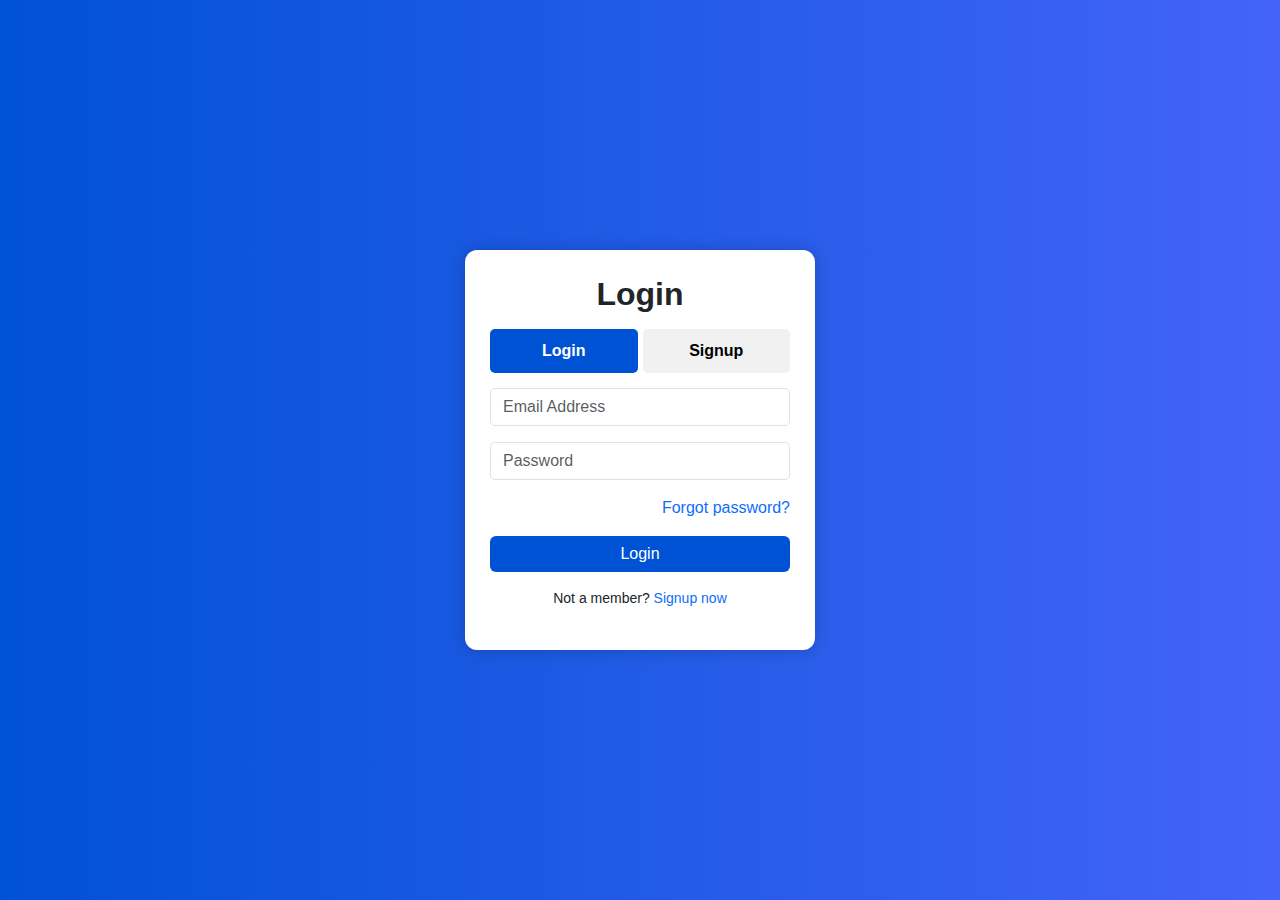
<file: login-sign-up/index.html>
<!DOCTYPE html>
<html lang="en">
<head>
    <meta charset="UTF-8">
    <meta name="viewport" content="width=device-width, initial-scale=1.0">
    <title>Login Form Of SMS</title>
    <!-- Bootstrap CSS -->
    <link href="https://cdn.jsdelivr.net/npm/bootstrap@5.3.0/dist/css/bootstrap.min.css" rel="stylesheet">
    <link rel="stylesheet" href="styles.css">
</head>
<body>

<div class="container d-flex justify-content-center align-items-center vh-100">
    <div class="login-box">
        <h2 class="text-center" id="text-form">Login</h2>
        <div class="toggle-buttons d-flex justify-content-center">
            <button class="btn btn-toggle active" id="loginBtn">Login</button>
            <button class="btn btn-toggle" id="signupBtn">Signup</button>
        </div>
        
        <!-- Login Form -->
        <form id="loginForm">
            <div class="mb-3">
                <input type="email" class="form-control" placeholder="Email Address" required>
            </div>
            <div class="mb-3">
                <input type="password" class="form-control" placeholder="Password" required>
            </div>
            <div class="text-end">
                <a href="#" class="text-decoration-none">Forgot password?</a>
            </div>
            <button type="submit" class="btn btn-primary w-100 mt-3" id="loginBtnSubmit">Login</button>
        </form>

        <!-- Signup Form (Initially Hidden) -->
        <form id="signupForm" style="display: none;">
            <div class="mb-3">
                <input type="text" class="form-control" placeholder="Full Name" required id="fullName">
            </div>
            <div class="mb-3">
                <input type="email" class="form-control" placeholder="Email Address" required id="email">
            </div>
            <div class="mb-3">
                <input type="password" class="form-control" placeholder="Password" required id="passcode">
            </div>
            <button type="submit" class="btn btn-primary w-100 mt-3" id="signupBtnSubmit">Signup</button>
        </form>

        <p class="text-center mt-3">
            <span id="toggleText">Not a member?</span> 
            <a href="#" id="toggleLink" class="text-decoration-none" >Signup now</a>
        </p>
    </div>
</div>

<!-- Bootstrap JS -->
<script src="https://cdn.jsdelivr.net/npm/bootstrap@5.3.0/dist/js/bootstrap.bundle.min.js"></script>
<script src="script.js"></script>

</body>
</html>
</file>
<file: login-sign-up/styles.css>
body {
    background: linear-gradient(to right, #0052D4, #4364F7);
    font-family: Arial, sans-serif;
}

.login-box {
    background: white;
    padding: 25px;
    border-radius: 12px;
    box-shadow: 0px 0px 15px rgba(0, 0, 0, 0.2);
    width: 350px;
}

h2 {
    font-weight: bold;
}

.btn-toggle {
    flex: 1;
    padding: 10px;
    border: none;
    outline: none;
    cursor: pointer;
    font-weight: bold;
    background-color: #f1f1f1;
    color: black;
    border-radius: 5px;
    transition: 0.3s;
}

.btn-toggle.active {
    background-color: #0052D4;
    color: white;
}

.toggle-buttons {
    margin: 15px 0;
    gap: 5px;
}

.form-control {
    border-radius: 5px;
}

.btn-primary {
    background-color: #0052D4;
    border: none;
}

.btn-primary:hover {
    background-color: #003C9D;
}

p {
    font-size: 14px;
}
</file>
